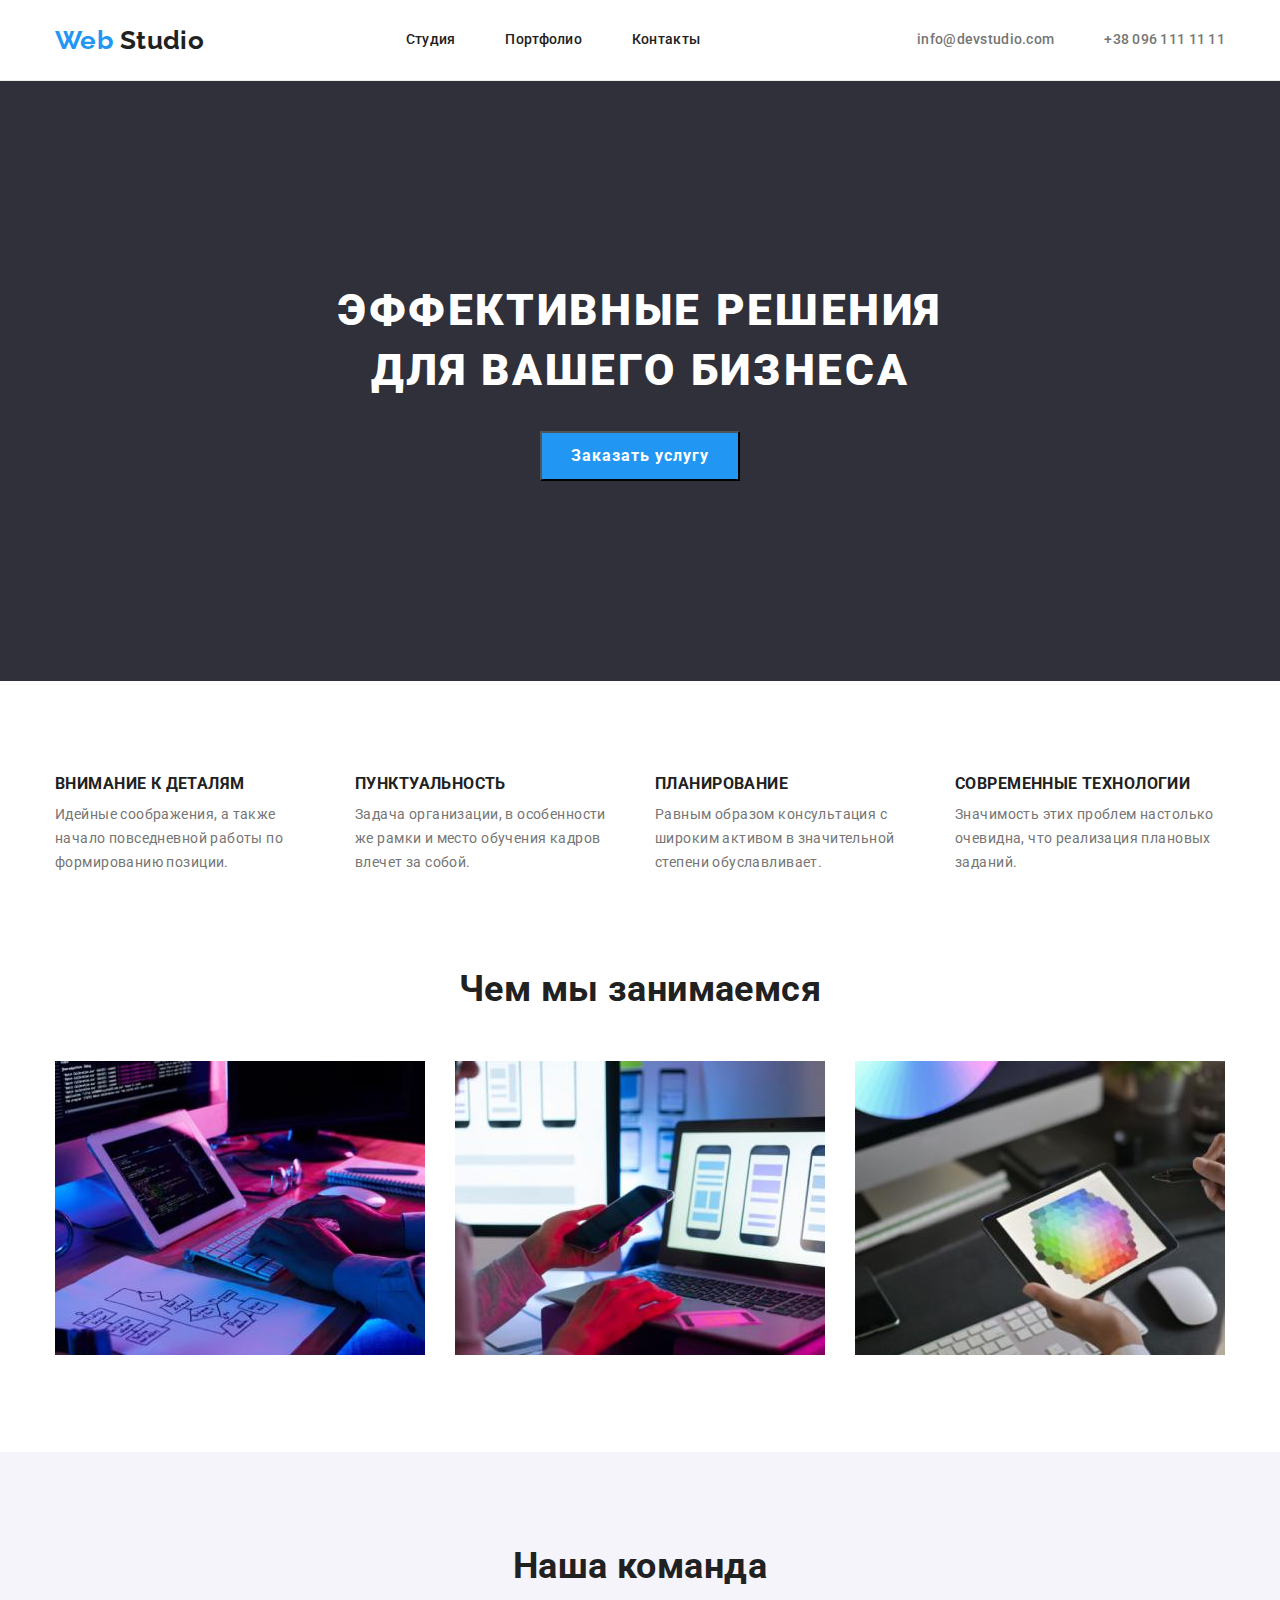
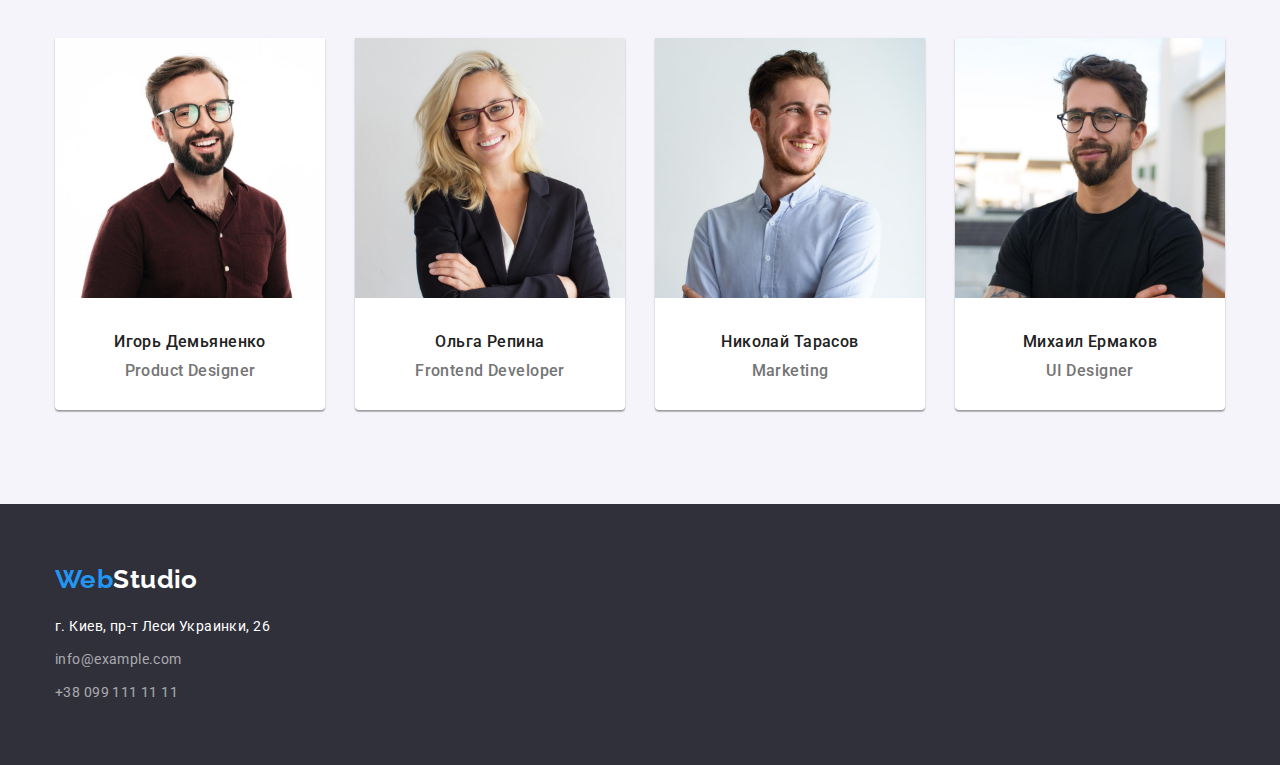
<file: index.html>
<!DOCTYPE html>
<html lang="ru">
  <head>
    <meta charset="UTF-8" />
    <meta http-equiv="X-UA-Compatible" content="IE=edge" />
    <meta name="viewport" content="width=device-width, initial-scale=1.0" />
    <title>Document</title>
    <link rel="preconnect" href="https://fonts.googleapis.com" />
    <link rel="preconnect" href="https://fonts.gstatic.com" crossorigin />
    <link
      href="https://fonts.googleapis.com/css2?family=Raleway:wght@700&family=Roboto:wght@400;500;700;900&display=swap"
      rel="stylesheet"
    />
    <link
      rel="stylesheet"
      href="https://cdnjs.cloudflare.com/ajax/libs/modern-normalize/1.1.0/modern-normalize.min.css"
    />
    <link rel="stylesheet" href="./css-style/styles.css" />
  </head>
  <body>
    <header class="headerstyle">
      <nav class="container main-nav">
        <a lang="en" href="./index.html" class="logo1"
          >Web <span class="logo2">Studio</span></a
        >
        <ul class="site-nav-group">
          <li class="item">
            <a href="./index.html" class="site-nav">Студия</a>
          </li>
          <li class="item">
            <a href="./portfolio.html" class="site-nav">Портфолио</a>
          </li>
          <li class="item">
            <a href="./index.html" class="site-nav">Контакты</a>
          </li>
        </ul>

        <ul class="site-nav-contacts">
          <li class="item">
            <a href="mailto:info@devstudio.com" class="navig"
              >info@devstudio.com</a
            >
          </li>
          <li class="item">
            <a href="tel:+380961111111" class="navig">+38 096 111 11 11</a>
          </li>
        </ul>
      </nav>
    </header>

    <main>
      <section class="section-hero">
        <div class="container">
          <h1 class="section-hero-text">
            Эффективные решения <br />для вашего бизнеса
          </h1>
          <button type="button" class="button-hero">Заказать услугу</button>
        </div>
      </section>

      <!--секция рекомендации бизнесу-->

      <section class="no-margin section">
        <div class="container">
          <h2 class="visually-hidden">Рекомендации для бизнеса</h2>
          <ul class="section-first no-margin">
            <li class="item">
              <h3 class="section-text">Внимание к деталям</h3>
              <p class="section-title">
                Идейные соображения, а также начало повседневной работы по
                формированию позиции.
              </p>
            </li>
            <li class="item">
              <h3 class="section-text">Пунктуальность</h3>
              <p class="section-title">
                Задача организации, в особенности же рамки и место обучения
                кадров влечет за собой.
              </p>
            </li>
            <li class="item">
              <h3 class="section-text">Планирование</h3>
              <p class="section-title">
                Равным образом консультация с широким активом в значительной
                степени обуславливает.
              </p>
            </li>
            <li class="item">
              <h3 class="section-text">Современные технологии</h3>
              <p class="section-title">
                Значимость этих проблем настолько очевидна, что реализация
                плановых заданий.
              </p>
            </li>
          </ul>

          <!--секция команда компании-->
          <div class="section-second">
            <h2 class="section-comand">Чем мы занимаемся</h2>
            <ul class="no-margin list-section-second">
              <li class="item">
                <img
                  src="./images/box1.jpg"
                  width="370"
                  alt="чем мы занимаемся"
                />
              </li>
              <li class="item">
                <img
                  src="./images/box2.jpg"
                  width="370"
                  alt="чем мы занимаемся"
                />
              </li>
              <li class="item">
                <img
                  src="./images/box3.jpg"
                  width="370"
                  alt="чем мы занимаемся"
                />
              </li>
            </ul>
          </div>
        </div>
      </section>

      <section class="section command">
        <div class="container">
          <h2 class="section-comand">Наша команда</h2>
          <ul class="list-comand no-margin">
            <li class="item">
              <img src="./images/img-2.jpg" width="270" alt="Наша команда" />
              <h3 class="comand-name">Игорь Демьяненко</h3>
              <p lang="en" class="comand-prof">Product Designer</p>
            </li>
            <li class="item">
              <img src="./images/img-3.jpg" width="270" alt="Наша команда" />
              <h3 class="comand-name">Ольга Репина</h3>
              <p lang="en" class="comand-prof">Frontend Developer</p>
            </li>
            <li class="item">
              <img src="./images/img-4.jpg" width="270" alt="Наша команда" />
              <h3 class="comand-name">Николай Тарасов</h3>
              <p lang="en" class="comand-prof">Marketing</p>
            </li>
            <li class="item">
              <img src="./images/img-5.jpg" width="270" alt="Наша команда" />
              <h3 class="comand-name">Михаил Ермаков</h3>
              <p lang="en" class="comand-prof">UI Designer</p>
            </li>
          </ul>
        </div>
      </section>
    </main>

    <footer class="footer-style">
      <div class="container section-footer">
        <a lang="en" href="./index.html" class="logo1"
          >Web<span class="logo2-footer">Studio</span></a
        >
        <address class="address">
          <ul class="no-padding-margin-footer">
            <li class="item">
              <a
                href="https://goo.gl/maps/JHi3sMc7yfitEbeEA"
                class="navig-footer-adress"
                >г. Киев, пр-т Леси Украинки, 26</a
              >
            </li>
            <li class="item">
              <a href="mailto:info@example.com" class="navig-footer"
                >info@example.com</a
              >
            </li>
            <li class="item">
              <a href="tel:+380991111111" class="navig-footer"
                >+38 099 111 11 11</a
              >
            </li>
          </ul>
        </address>
      </div>
    </footer>
  </body>
</html>
</file>
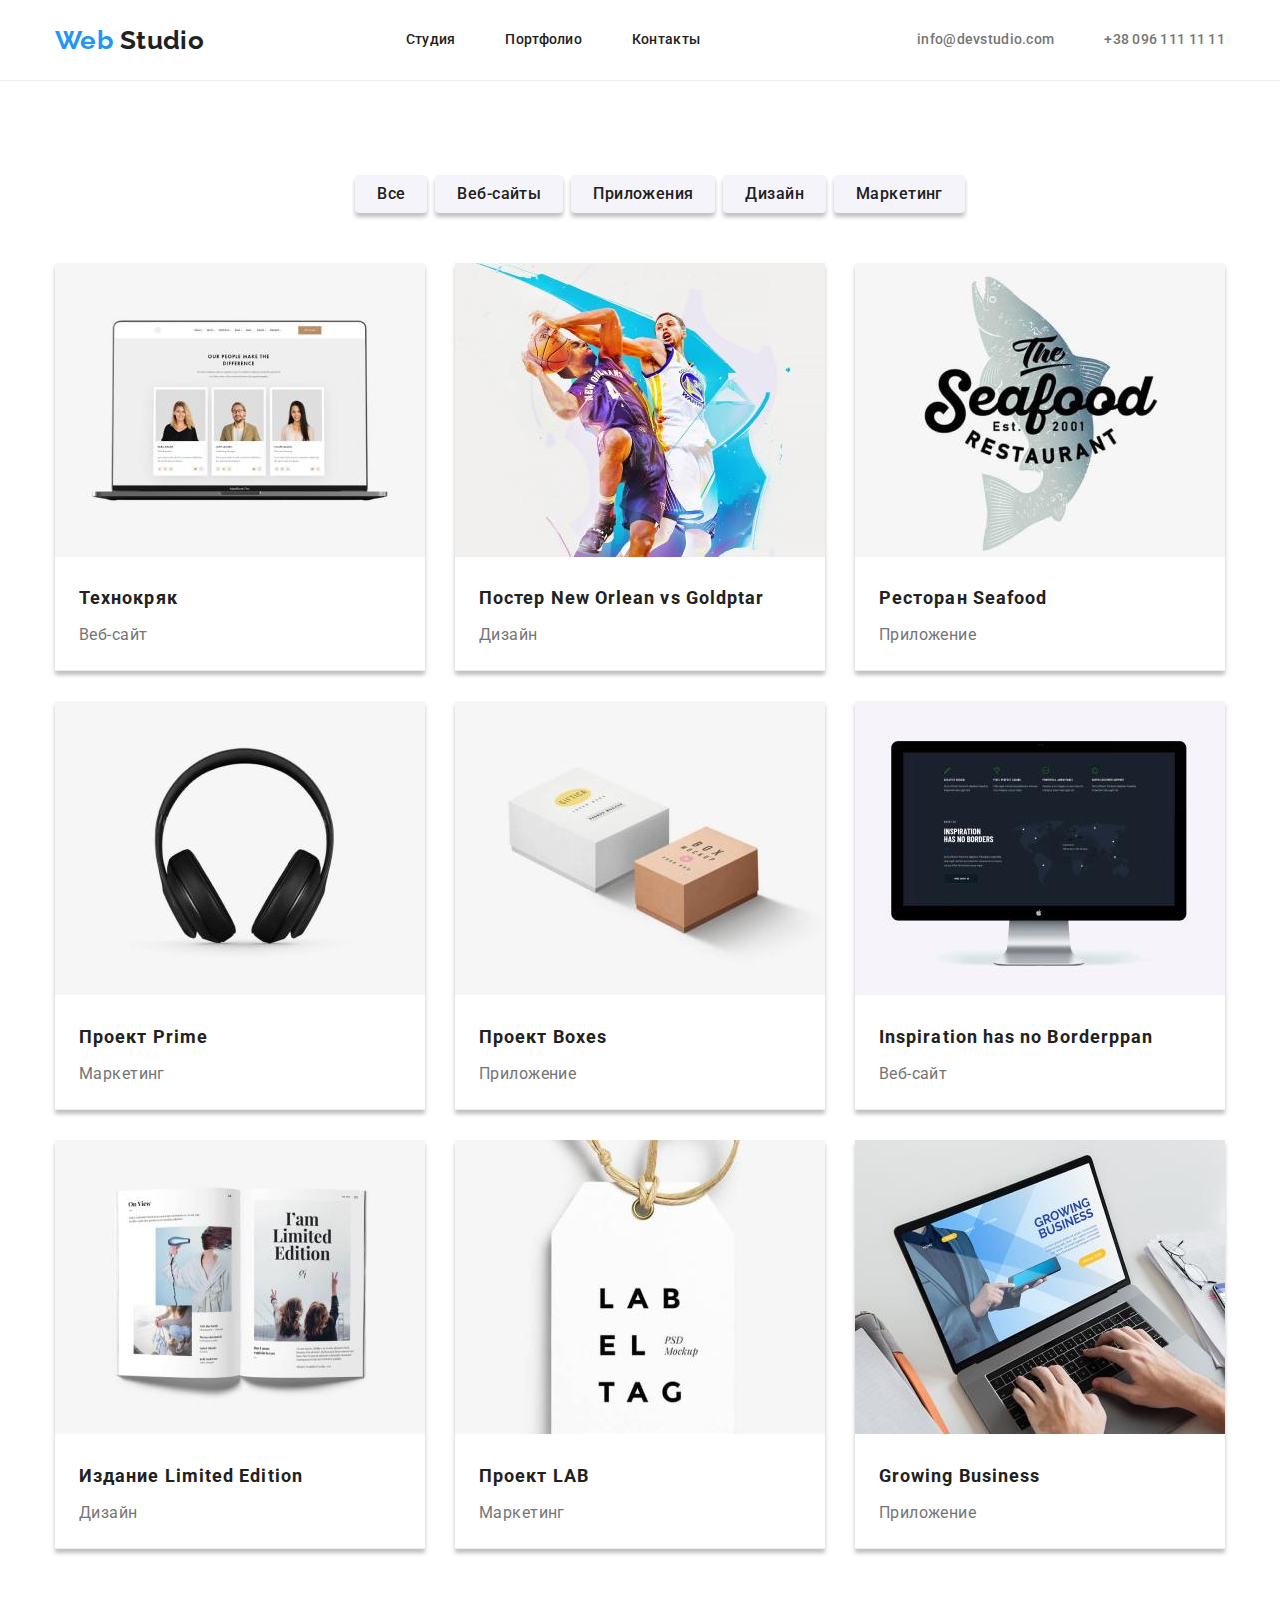
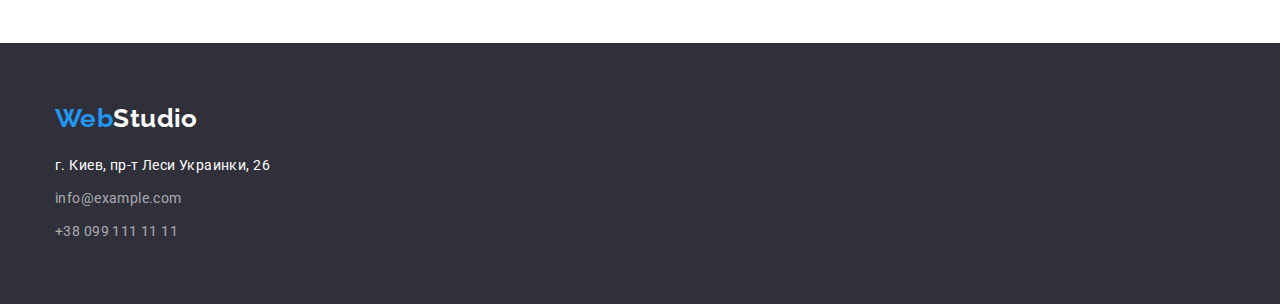
<file: portfolio.html>
<!DOCTYPE html>
<html lang="ru">
  <head>
    <meta charset="UTF-8" />
    <meta http-equiv="X-UA-Compatible" content="IE=edge" />
    <meta name="viewport" content="width=device-width, initial-scale=1.0" />
    <title>Portfolio</title>
    <link rel="preconnect" href="https://fonts.googleapis.com" />
    <link rel="preconnect" href="https://fonts.gstatic.com" crossorigin />
    <link
      href="https://fonts.googleapis.com/css2?family=Raleway:wght@700&family=Roboto:wght@400;500;700;900&display=swap"
      rel="stylesheet"
    />
    <link
      rel="stylesheet"
      href="https://cdnjs.cloudflare.com/ajax/libs/modern-normalize/1.1.0/modern-normalize.min.css"
    />
    <link rel="stylesheet" href="./css-style/styles.css" />
  </head>
  <body>
    <header class="headerstyle">
      <nav class="container main-nav">
        <a lang="en" href="./index.html" class="logo1"
          >Web <span class="logo2">Studio</span></a
        >
        <ul class="site-nav-group">
          <li class="item">
            <a href="./index.html" class="site-nav">Студия</a>
          </li>
          <li class="item">
            <a href="./portfolio.html" class="site-nav">Портфолио</a>
          </li>
          <li class="item">
            <a href="./index.html" class="site-nav">Контакты</a>
          </li>
        </ul>

        <ul class="site-nav-contacts">
          <li class="item">
            <a href="mailto:info@devstudio.com" class="navig"
              >info@devstudio.com</a
            >
          </li>
          <li class="item">
            <a href="tel:+380961111111" class="navig">+38 096 111 11 11</a>
          </li>
        </ul>
      </nav>
    </header>
    <main>
      <section class="section">
        <div class="container">
          <h1 class="visually-hidden">Портфолио</h1>
          <ul class="portfolio-button no-margin">
            <li class="item">
              <button type="button" class="button-portfolio pointer">
                Все
              </button>
            </li>
            <li class="item">
              <button type="button" class="button-portfolio pointer">
                Веб-сайты
              </button>
            </li>
            <li class="item">
              <button type="button" class="button-portfolio pointer">
                Приложения
              </button>
            </li>
            <li class="item">
              <button type="button" class="button-portfolio pointer">
                Дизайн
              </button>
            </li>
            <li class="item">
              <button type="button" class="button-portfolio pointer">
                Маркетинг
              </button>
            </li>
          </ul>
          <section>
            <ul class="portfolio-picture no-margin">
              <li class="item-flex">
                <a href=""
                  ><img
                    src="./images/portf_img/port1.jpg"
                    alt="ноутбук с изображением людей"
                  />
                  <div class="item-flex-text">
                  <h2 class="text-portfolio">Технокряк</h2>
                  <p class="section-portfolio">Веб-сайт</p></div>
                  <!--- <p>
              Технокряк это современная площадка распространения коронавируса.
              Компании используют эту платформу для цифрового шпионажа и атак на
              защищённые сервера конкурентов.
            </p>-->
                </a>
              
              </li>
              <li class="item-flex">
                <a href=""
                  ><img
                    src="./images/portf_img/port2.jpg"
                    alt="баскетболист забивающий гол"
                  />
                  <div class="item-flex-text">
                  <h2 class="text-portfolio">
                    Постер <span lang="en">New Orlean vs Goldptar</span>
                  </h2>
                  <p class="section-portfolio">Дизайн</p></div></a
                >
              
              </li>
              <li class="item-flex">
                <a href=""
                  ><img
                    src="./images/portf_img/port3.jpg"
                    alt="логотип магазина морепродуктов"
                  />
                  <div class="item-flex-text">
                  <h2 class="text-portfolio">
                    Ресторан <span lang="en">Seafood</span>
                  </h2>
                  <p class="section-portfolio">Приложение</p></div></a
                >
              </li>
              <li class="item-flex">
                <a href=""
                  ><img src="./images/portf_img/port4.jpg" alt="наушники" />
                  <div class="item-flex-text">
                  <h2 class="text-portfolio">
                    Проект <span lang="en">Prime</span>
                  </h2>
                  <p class="section-portfolio">Маркетинг</p></div></a
                >
              </li>
              <li class="item-flex">
                <a href=""
                  ><img src="./images/portf_img/port5.jpg" alt="коробки" />
                  <div class="item-flex-text">
                  <h2 class="text-portfolio">
                    Проект <span lang="en">Boxes</span>
                  </h2>
                  <p class="section-portfolio">Приложение</p></div></a
                >
              </li>
              <li class="item-flex">
                <a href=""
                  ><img
                    src="./images/portf_img/port6.jpg"
                    alt="монитор компьютера"
                  />
                  <div class="item-flex-text"> 
                  <h2 lang="en" class="text-portfolio">
                    Inspiration has no Borderppan
                  </h2>
                  <p class="section-portfolio">Веб-сайт</p></div></a
                >
              </li>
              <li class="item-flex">
                <a href=""
                  ><img
                    src="./images/portf_img/port7.jpg"
                    alt="открытая книга"
                  />
                  <div class="item-flex-text">
                  <h2 class="text-portfolio">
                    Издание <span lang="en">Limited Edition</span>
                  </h2>
                  <p class="section-portfolio">Дизайн</p></div></a
                >
              </li>
              <li class="item-flex">
                <a href=""
                  ><img src="./images/portf_img/port8.jpg" alt="бирка" />
                  <div class="item-flex-text">
                  <h2 class="text-portfolio">
                    Проект <span lang="en">LAB</span>
                  </h2>
                  <p class="section-portfolio">Маркетинг</p></div>
                </a>
              </li>
              <li class="item-flex">
                <a href=""
                  ><img
                    src="./images/portf_img/port9.jpg"
                    alt="работа за ноутбуком"
                  />
                  <div class="item-flex-text">
                  <h2 lang="en" class="text-portfolio">Growing Business</h2>
                  <p class="section-portfolio">Приложение</p></div>
                </a>
              </li>
            </ul>
          </section>
        </div>
      </section>
    </main>
    <footer class="footer-style">
      <div class="container section-footer">
        <a lang="en" href="./index.html" class="logo1"
          >Web<span class="logo2-footer">Studio</span></a
        >
        <address class="address">
          <ul class="no-padding-margin-footer">
            <li class="item">
              <a
                href="https://goo.gl/maps/JHi3sMc7yfitEbeEA"
                class="navig-footer-adress"
                >г. Киев, пр-т Леси Украинки, 26</a
              >
            </li>
            <li class="item">
              <a href="mailto:info@example.com" class="navig-footer"
                >info@example.com</a
              >
            </li>
            <li class="item">
              <a href="tel:+380991111111" class="navig-footer"
                >+38 099 111 11 11</a
              >
            </li>
          </ul>
        </address>
      </div>
    </footer>
  </body>
</html>
</file>
<file: css-style/styles.css>
:root {
  --primary-text-color: #212121;
  --hero-hover: #212121;
  --primary-background-color: #ffffff;
  --text-hero-footer: #ffffff;
  --footer-background-color: #2f303a;
  --link: #2196f3;
  --style-footer-logo: #2196f3;
  --navig-footer: rgba(255, 255, 255, 0.6);
  --button-portfolio: #f5f4fa;
  --command-background: #f5f4fa;
  --section-comand-portfolio-navig-text: #757575;
}
.visually-hidden {
  position: absolute;
  white-space: nowrap;
  width: 1px;
  height: 1px;
  overflow: hidden;
  border: 0;
  padding: 0;
  clip: rect(0 0 0 0);
  clip-path: inset(50%);
  margin: -1px;
}

h1,
h2,
h3,
h4,
h5,
p {
  margin-top: 0;
  margin-bottom: 0;
}
.no-padding {
  padding-top: 0;
  padding-bottom: 0;
}
.no-margin {
  margin-top: 0;
  margin-bottom: 0;
}

.btn-box {
  display: inline-block;
  margin-left: auto;
  margin-right: auto;
}

ul {
  list-style: none;
}
a {
  text-decoration: none;
}

body {
  background-color: var(--primary-background-color);
  color: var(--primary-text-color);
  font-family: "Roboto", sans-serif;
  font-size: 14px;
  line-height: 1.19;
  letter-spacing: 0.03em;
}

/*стилизация логотипа*/

.logo1 {
  display: inline-block;
  margin-right: auto;
  margin-left: 15px;
  color: var(--style-footer-logo);
  font-family: "Raleway", sans-serif;
  font-weight: 700;
  font-size: 26px;
  text-decoration: none;
}

.logo2 {
  color: var(--primary-text-color);
  font-family: "Raleway", sans-serif;
  font-weight: 700;
  font-size: 26px;
}

/*header навигация*/
.site-nav-group {
  display: flex;
  margin-left: 93px;
  margin-right: auto;
  padding: 0;
  margin-top: 0;
  margin-bottom: 0;
}
.site-nav-contacts {
  display: flex;
  margin-right: 15px;
  margin-left: auto;
  padding-left: 0;
  margin-top: 0;
  margin-bottom: 0;
}
.site-nav-contacts .navig {
  display: block;
}
.site-nav-contacts .item + .item {
  margin-left: 50px;
}
.main-nav {
  display: flex;
  align-items: center;
}
.headerstyle {
  border-bottom: 1px solid #ececec;
}

.navig {
  font-weight: 500;
  line-height: 1.14;
  letter-spacing: 0.02em;
  padding-top: 32px;
  padding-bottom: 32px;
}

.site-nav-group .site-nav {
  display: block;
  margin: 0;
  color: var(--primary-text-color);
  font-weight: 500;
  line-height: 1.14;
  letter-spacing: 0.02em;
  padding-top: 32px;
  padding-bottom: 32px;
}

.site-nav-group .item + .item {
  margin-left: 50px;
}
.site-nav:hover,
.site-nav:focus,
.navig:hover {
  color: var(--link);
}

.navig {
  color: var(--section-comand-portfolio-navig-text);
}

/*Герой раздел*/
.section-hero {
  padding-top: 200px;
  padding-bottom: 200px;
  text-align: center;
  background-color: var(--footer-background-color);
}
.section-hero-text {
  color: var(--text-hero-footer);
  padding-bottom: 30px;
  font-weight: 900;
  font-size: 44px;
  line-height: 1.36;
  letter-spacing: 0.06em;
  text-transform: uppercase;
}
.button-hero {
  display: inline-block;
  font-family: inherit;
  text-align: center;
  color: var(--text-hero-footer);
  background-color: var(--link);
  width: 200px;
  height: 50px;
  font-weight: 700;
  font-size: 16px;
  line-height: 1.88;
  align-items: center;

  letter-spacing: 0.06em;
}

.button-hero:hover {
  color: var(--hero-hover);
}

/*Рекомендации для бизнеса*/

.section-text {
  padding-bottom: 10px;
  font-weight: 700;
  line-height: 1.14;
  text-transform: uppercase;
}
.section-first {
  display: flex;
  justify-content: space-between;
  margin-left: 15px;
  margin-right: 15px;
  padding-left: 0;
}
.section-first .item {
  width: 270px;
}
.section {
  padding-top: 94px;
  padding-bottom: 94px;
}

.section,
.section-comand,
.comand-name,
.comand-name,
.button-portfolio,
.text-portfolio {
  color: var(--primary-text-color);
}
.button-portfolio:hover {
  color: var(--text-hero-footer);
}
.section-title {
  color: var(--section-comand-portfolio-navig-text);
  line-height: 1.71;
}

/*Чем занимаемся+команда*/
.command {
  background-color: var(--command-background);
}
.section-comand {
  font-weight: 700;
  font-size: 36px;
  line-height: 1.16;
  text-align: center;
  margin-bottom: 50px;
}
.list-comand .item {
  background-color: var(--primary-background-color);
  box-shadow: 0px 1px 3px rgba(0, 0, 0, 0.12), 0px 1px 1px rgba(0, 0, 0, 0.14),
    0px 2px 1px rgba(0, 0, 0, 0.2);
  border-radius: 0px 0px 4px 4px;
}
.list-comand {
  display: flex;
  padding: 0;
  margin-left: 15px;
  margin-right: 15px;
}
.list-section-second {
  margin-left: 15px;
  margin-right: 15px;
}
.list-comand .item + .item {
  margin-left: 30px;
}
.section-second {
  margin-top: 94px;
}

.section-second .no-margin {
  display: flex;
}

.section-second .no-margin .item + .item {
  margin-left: 30px;
}
.section-second > .no-margin {
  padding-left: 0;
}
.comand-name {
  margin-top: 30px;
  margin-bottom: 10px;
  font-weight: 500;
  font-size: 16px;
  text-align: center;
}
.comand-prof {
  margin-bottom: 30px;
  font-weight: 500;
  font-size: 16px;
  text-align: center;
}
.comand-prof,
.section-portfolio {
  color: var(--section-comand-portfolio-navig-text);
}

.footer-style {
  background-color: var(--footer-background-color);
}
.navig-footer,
.navig-footer-adress {
  line-height: 1.71;
}
.navig-footer {
  color: var(--navig-footer);
}
.navig-footer-adress {
  color: var(--text-hero-footer);
}
.navig-footer-adress:hover,
.navig-footer:hover {
  color: var(--link);
}

.button-portfolio {
  display: inline-block;
  background-color: var(--button-portfolio);
  font-weight: 500;
  font-size: 16px;
  line-height: 1.6;
  text-align: center;
  letter-spacing: inherit;
  font-family: "Roboto", sans-serif;
  border-radius: 4px;
  box-shadow: 0px 4px 4px rgba(0, 0, 0, 0.25);
  border: none;
  padding: 6px 22px 6px 22px;
}

.button-portfolio:hover,
.button-portfolio:focus {
  background-color: var(--link);
}

.text-portfolio {
  font-weight: 700;
  font-size: 18px;
  line-height: 2;
  letter-spacing: 0.06em;
  margin-bottom: 4px;
}
.section-portfolio {
  font-size: 16px;
  line-height: 1.88;
}
.pointer {
  cursor: pointer;
}
.address {
  font-style: normal;
  margin-right: auto;
  margin-left: 15px;
}
.address .item + .item {
  padding-top: 9px;
}

.logo2-footer {
  color: var(--text-hero-footer);
}
.no-padding-margin-footer {
  margin: 0;
  padding: 0;
}
.section-footer {
  padding-top: 60px;
  padding-bottom: 60px;
}

.footer-style .logo1 {
  margin-right: auto;
  margin-bottom: 20px;
  font-family: Raleway;
  font-style: normal;
  font-weight: bold;
  font-size: 26px;
  color: var(--style-footer-logo);
}

.container {
  margin-left: auto;
  margin-right: auto;
  width: 1200px;
}

.portfolio-picture {
  display: flex;
  flex-wrap: wrap;
  text-align: left;
  padding-left: 15px;
  padding-right: 15px;
}
.portfolio-picture .item-flex {
  width: calc((100% - 60px) / 3);
  margin-right: 30px;
  margin-bottom: 30px;
  display: block;
  border-bottom: 1px solid #eeeeee;
  box-shadow: 0px 4px 4px rgba(0, 0, 0, 0.25);
}
.item-flex-text {
  padding-left: 24px;
  padding-top: 20px;
  padding-bottom: 20px;
  padding-right: 24px;
  text-align: left;
}
.portfolio-picture .item-flex:nth-child(3n) {
  margin-right: 0;
}
.portfolio-picture .item-flex:nth-last-child(-n + 3) {
  margin-bottom: 0;
}

.portfolio-button {
  display: flex;
  justify-content: center;
  padding-bottom: 50px;
}
.portfolio-button .item + .item {
  margin-left: 8px;
}
</file>
